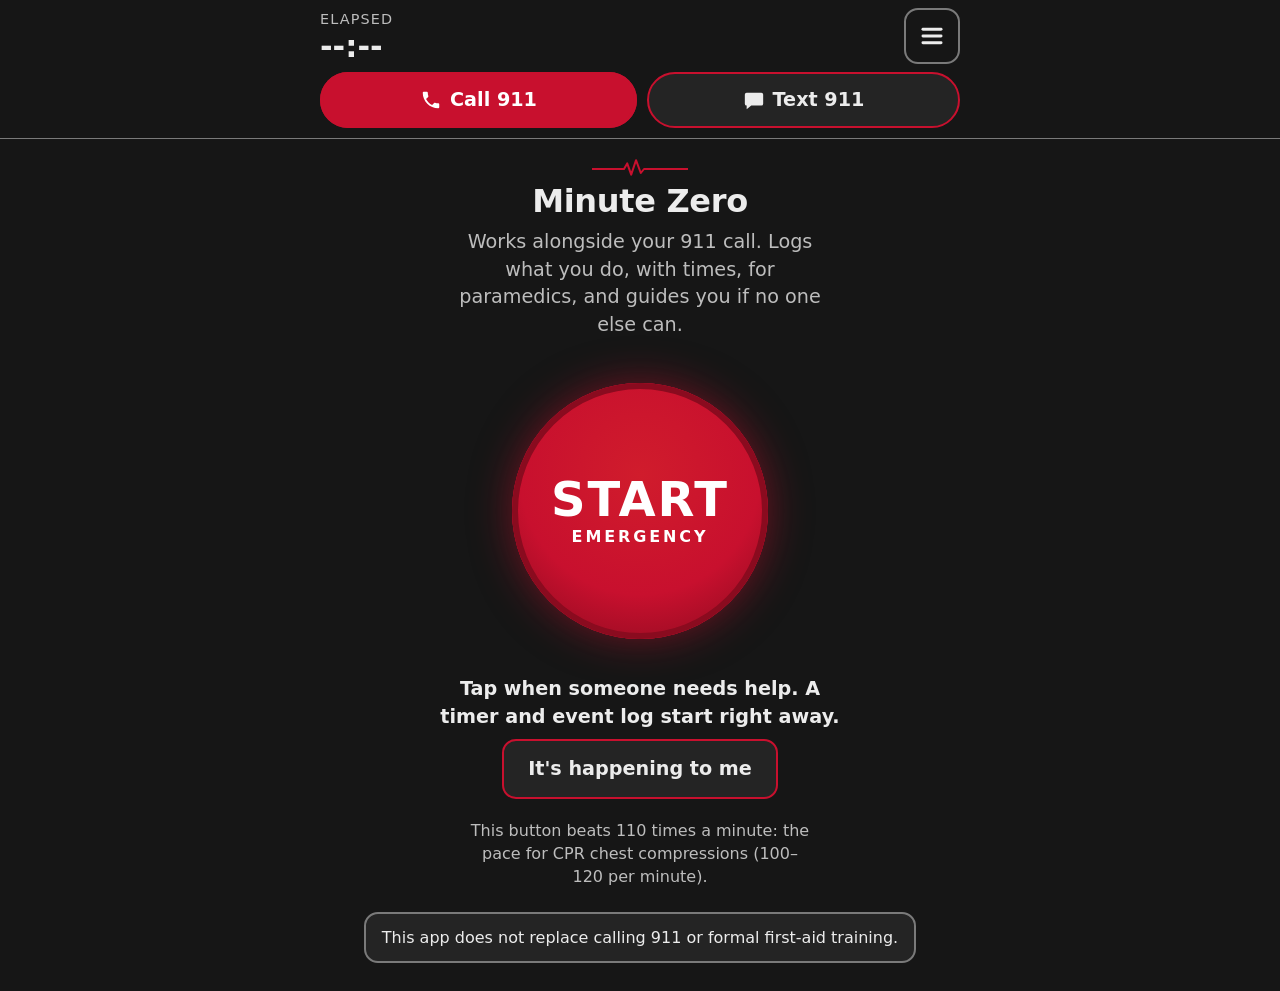
<file: index.html>
<!DOCTYPE html>
<html lang="en">
<head>
  <meta charset="utf-8">
  <!-- Makes the page fit the phone's width instead of a zoomed-out desktop view. -->
  <meta name="viewport" content="width=device-width, initial-scale=1, viewport-fit=cover">
  <meta name="theme-color" content="#161616">
  <title>Minute Zero</title>
  <!-- "?v=16": bump this number (and CACHE_VERSION in sw.js) after every change,
       so browsers fetch the new file instead of an old saved one. -->
  <link rel="stylesheet" href="styles.css?v=16">
  <!-- "Add to Home Screen": app name, icon and colors (manifest), plus the iPhone icon. -->
  <link rel="manifest" href="manifest.webmanifest">
  <link rel="apple-touch-icon" href="images/icon-192.png">
</head>
<body>

  <!-- TOP BAR: always visible on every screen (it is "sticky" in styles.css). -->
  <header class="topbar">
    <!-- The page's main heading, always present for screen readers (hidden on screen
         because the top bar has no room). The home screen shows the name visually. -->
    <h1 class="visually-hidden" data-content="appName">Minute Zero</h1>

    <!-- Row 1: elapsed time + Reset -->
    <div class="topbar-row">
      <div class="clock-box">
        <div class="clock-label">
          <!-- Red "recording" dot: only shown once the emergency has started. -->
          <span class="rec-dot" aria-hidden="true"></span>Elapsed
        </div>
        <!-- role="timer" tells screen readers this is a clock. -->
        <div id="clock" class="clock" role="timer" aria-label="Elapsed time">--:--</div>
      </div>
      <div class="topbar-tools">
        <!-- ☰ Menu: three lines drawn with SVG. Only shown BEFORE START (CSS), so no one
             leaves the CPR screen for Settings by mistake. -->
        <button id="btn-menu" class="btn-menu" type="button" aria-haspopup="dialog" aria-controls="side-menu">
          <svg class="icon" viewBox="0 0 24 24" aria-hidden="true">
            <rect x="3" y="5" width="18" height="2.5" rx="1.25"/>
            <rect x="3" y="10.75" width="18" height="2.5" rx="1.25"/>
            <rect x="3" y="16.5" width="18" height="2.5" rx="1.25"/>
          </svg>
        </button>
        <!-- The two reset buttons are only shown during an emergency (CSS). -->
        <!-- Restarts the elapsed clock at 0:00 (logged; Undo works). -->
        <button id="btn-reset-time" class="btn-reset" type="button" data-content="reset.timeButton"></button>
        <!-- Erases the log and goes back to START, after an "Are you sure?" popup. -->
        <button id="btn-reset" class="btn-reset" type="button" data-content="reset.button"></button>
      </div>
    </div>

    <!-- Row 2: the two ways to reach 911, side by side. -->
    <div class="topbar-row topbar-911">
      <!-- tel:911 opens the phone's dialer. app.js logs "Call 911 tapped".
           It pulses until 911 has been called. -->
      <a id="call911" class="btn-call js-call911" href="tel:911">
        <!-- Phone icon drawn with SVG. aria-hidden: the text already says "Call 911". -->
        <svg class="icon" viewBox="0 0 24 24" aria-hidden="true">
          <path d="M6.6 10.8c1.4 2.8 3.8 5.1 6.6 6.6l2.2-2.2c.3-.3.7-.4 1-.2 1.1.4 2.3.6 3.6.6.6 0 1 .4 1 1V20c0 .6-.4 1-1 1-9.4 0-17-7.6-17-17 0-.6.4-1 1-1h3.5c.6 0 1 .4 1 1 0 1.3.2 2.5.6 3.6.1.3 0 .7-.2 1L6.6 10.8z"/>
        </svg>
        <span data-content="call911Button">Call 911</span>
      </a>
      <!-- sms:911 opens the text app with a message already written (app.js fills it in).
           Text-to-911 only works in some areas; the app explains that on the 911 help screen. -->
      <a id="text911-top" class="btn-text911 js-text911" href="sms:911">
        <!-- Speech-bubble icon -->
        <svg class="icon" viewBox="0 0 24 24" aria-hidden="true">
          <path d="M4 4h16a2 2 0 0 1 2 2v10a2 2 0 0 1-2 2H9l-5 4v-4H4a2 2 0 0 1-2-2V6a2 2 0 0 1 2-2z"/>
        </svg>
        <span data-content="text911Button">Text 911</span>
      </a>
    </div>
  </header>

  <main>
    <!-- "Are you sure?" popup for Start over. <dialog> is the browser's own popup
         element: showModal() dims the page behind it and keeps focus inside it.
         (Unlike confirm(), it's big, readable and never blocked.) -->
    <!-- Side menu, opened by ☰ in the top bar. Also a <dialog>: showModal() dims the
         page, keeps focus inside, and the Esc key / Back gesture closes it. -->
    <dialog id="side-menu" class="side-menu" aria-labelledby="side-menu-title">
      <div class="side-menu-inner">
        <div class="side-menu-head">
          <h2 id="side-menu-title" data-content="home.menu"></h2>
          <button id="btn-menu-close" class="btn-menu" type="button">
            <span aria-hidden="true">✕</span>
          </button>
        </div>
        <button id="btn-howto" class="btn btn-howto" type="button"></button>
        <button id="btn-people" class="btn" type="button" data-content="home.myPeople"></button>
        <button id="btn-settings" class="btn" type="button" data-content="home.settings"></button>
        <button id="btn-about" class="btn btn-ghost" type="button" data-content="about.openButton"></button>
      </div>
    </dialog>

    <dialog id="startover-dialog" class="startover-dialog" aria-labelledby="reset-question">
      <div class="stack">
        <p id="reset-question" class="reset-question" data-content="reset.question"></p>
        <p data-content="reset.note"></p>
        <div class="row">
          <button id="btn-reset-yes" class="btn btn-primary" type="button" data-content="reset.yes"></button>
          <button id="btn-reset-cancel" class="btn" type="button" data-content="reset.cancel"></button>
        </div>
      </div>
    </dialog>

    <!-- 911 STATUS CARD: shared by every screen after START.
         app.js switches it from "pending" (amber, !) to "done" (green, ✓).
         The icon and the words change too, so it never relies on color alone. -->
    <div id="status-911" class="status status-pending" role="status" hidden>
      <span id="status-911-icon" class="status-icon" aria-hidden="true">!</span>
      <div class="status-body">
        <span id="status-911-text" data-content="status911.notCalled"></span>
        <p id="status-911-tip" class="status-tip" data-content="status911.speakerTip" hidden></p>
        <!-- Backup in case the tap didn't open the dialer. -->
        <!-- After 911 is tapped: one line with the backup options. -->
        <p id="status-911-fallback" class="status-tip" hidden>
          <span id="status-911-fallback-text" data-content="status911.didntOpen"></span>
        </p>
        <!-- Before 911 is tapped. -->
        <button id="status-911-textlink" class="status-link js-open-911help" type="button" data-content="help911.openLink"></button>
      </div>
    </div>

    <!-- Appears once "EMS arrived" is logged: one tap to the handoff. -->
    <div id="ems-banner" class="ems-banner" role="status" hidden>
      <p data-content="handoff.emsBanner"></p>
      <button class="btn btn-primary js-open-handoff" type="button" data-content="handoff.openButton"></button>
    </div>

    <!-- SCREEN: Home. Each <section class="screen"> is one "page".
         app.js shows one at a time by toggling the `hidden` attribute. -->
    <section id="screen-home" class="screen screen-home">
      <div class="brand">
        <!-- Heartbeat (ECG) line used as the logo. -->
        <svg class="ecg" viewBox="0 0 120 24" aria-hidden="true">
          <polyline points="0,12 34,12 40,12 44,5 49,19 55,1 61,17 65,12 120,12"/>
        </svg>
        <p class="app-name" data-content="appName" aria-hidden="true">Minute Zero</p>
      </div>
      <p class="tagline" data-content="tagline"></p>

      <!-- Shown only if an unfinished emergency was auto-saved on this phone. -->
      <div id="resume-card" class="resume-card stack" hidden>
        <p class="resume-title" data-content="resume.title"></p>
        <p id="resume-info" class="muted"></p>
        <button id="btn-resume" class="btn btn-primary" type="button" data-content="resume.resume"></button>
        <button id="btn-discard" class="btn btn-ghost" type="button" data-content="resume.discard"></button>
        <p class="muted small" data-content="resume.note"></p>
      </div>

      <!-- The START button sits on top of two "rings" that grow and fade,
           one ring per beat, so the button looks like it's beating. -->
      <div class="start-wrap">
        <span class="ring" aria-hidden="true"></span>
        <span class="ring ring-2" aria-hidden="true"></span>
        <button id="btn-start" class="btn-start" type="button" aria-label="Start emergency">
          <span class="start-main" data-content="startButtonMain">START</span>
          <span class="start-sub" data-content="startButtonSub">EMERGENCY</span>
        </button>
      </div>

      <p class="start-hint" data-content="startHint"></p>
      <!-- For when the person in trouble is the one holding the phone. -->
      <button id="btn-self" class="btn btn-self" type="button" data-content="selfButton"></button>
      <p class="beat-note" data-content="beatNote.text"></p>

      <!-- The fallback text is written here too, so the disclaimer still
           shows even if JavaScript fails to load. -->
      <p class="disclaimer" role="note" data-content="disclaimer">
        This app does not replace calling 911 or formal first-aid training.
      </p>
      <!-- Home links (Update 7). None of these is ever needed before START. -->
    </section>

    <!-- SCREEN: Tutorial (Update 7). Opened only from the home screen or About,
         never automatically, so it can't delay anyone in a real emergency. -->
    <section id="screen-tutorial" class="screen stack" hidden>
      <h2 class="tutorial-heading" data-content="tutorial.heading"></h2>
      <!-- "1 of 5" on the left, Skip on the right: one row, so Next fits on small phones. -->
      <div class="tutorial-top">
        <p id="tutorial-counter" class="step-counter" aria-live="polite"></p>
        <button id="btn-tutorial-skip" class="btn btn-fit btn-small" type="button" data-content="tutorial.skip"></button>
      </div>
      <div class="tutorial-card stack">
        <!-- Screenshot of the app with arrows. 750x600 = the picture's real size. -->
        <img id="tutorial-image" class="tutorial-image" alt="" width="750" height="600">
        <h3 id="tutorial-title"></h3>
        <p id="tutorial-text"></p>
        <!-- Only on the "Set up your location" card. -->
        <button id="btn-tutorial-location" class="btn" type="button" data-content="tutorial.locationButton" hidden></button>
        <p id="tutorial-loc-status" class="loc-status" role="status" hidden></p>
      </div>
      <div class="row">
        <button id="btn-tutorial-back" class="btn" type="button" data-content="tutorial.back"></button>
        <button id="btn-tutorial-next" class="btn btn-primary" type="button"></button>
      </div>
    </section>

    <!-- SCREEN: My people (Update 7): known conditions, saved only on this phone. -->
    <section id="screen-people" class="screen stack" hidden>
      <h2 data-content="myPeople.heading"></h2>
      <p data-content="myPeople.intro"></p>
      <p class="muted small" data-content="myPeople.privacy"></p>
      <ul id="people-list" class="people-list"></ul>
      <button id="btn-add-person" class="btn" type="button" data-content="myPeople.add"></button>

      <form id="person-form" class="person-form stack" hidden>
        <label for="person-name" class="form-label" data-content="myPeople.nameLabel"></label>
        <input id="person-name" type="text" autocomplete="off">
        <fieldset class="person-conditions">
          <legend class="form-label" data-content="myPeople.conditionsLabel"></legend>
          <div id="person-conditions" class="stack"></div>
        </fieldset>
        <label for="person-notes" class="form-label" data-content="myPeople.notesLabel"></label>
        <textarea id="person-notes" rows="3"></textarea>
        <p id="person-error" class="form-error" role="alert" hidden></p>
        <div class="row">
          <button class="btn btn-primary" type="submit" data-content="myPeople.save"></button>
          <button id="btn-person-cancel" class="btn" type="button" data-content="myPeople.cancel"></button>
        </div>
      </form>

      <button class="btn btn-ghost js-back-home" type="button" data-content="myPeople.back"></button>
    </section>

    <!-- SCREEN: Settings (Update 7). Saved only on this phone. -->
    <section id="screen-settings" class="screen stack" hidden>
      <h2 data-content="settings.heading"></h2>
      <p class="muted small" data-content="settings.note"></p>

      <h3 data-content="settings.presetsTitle"></h3>
      <div id="settings-presets" class="stack"></div>

      <fieldset class="settings-group">
        <legend class="form-label" data-content="settings.textSizeTitle"></legend>
        <div id="settings-textsize" class="answer-row"></div>
      </fieldset>

      <fieldset class="settings-group">
        <legend class="form-label" data-content="settings.optionsTitle"></legend>
        <label class="toggle"><input id="set-calm" type="checkbox"> <span data-content="settings.calm"></span></label>
        <label class="toggle"><input id="set-sound" type="checkbox"> <span data-content="settings.sound"></span></label>
        <label class="toggle"><input id="set-read" type="checkbox"> <span data-content="settings.readAloud"></span></label>
      </fieldset>

      <fieldset class="settings-group">
        <legend class="form-label" data-content="settings.locationTitle"></legend>
        <label class="toggle"><input id="set-location" type="checkbox"> <span data-content="settings.autoLocation"></span></label>
        <p class="muted small" data-content="settings.autoLocationNote"></p>
        <p id="set-location-status" class="loc-status" role="status" hidden></p>
      </fieldset>

      <p id="settings-saved" class="copy-status" role="status" hidden></p>
      <button class="btn btn-primary js-back-home" type="button" data-content="settings.back"></button>
    </section>

    <!-- SCREEN: About & Sources (Milestone 6). The lists are built by app.js
         from CONTENT.about, so every source lives in content.js. -->
    <section id="screen-about" class="screen stack about" hidden>
      <h2 data-content="about.heading"></h2>
      <p class="disclaimer" role="note" data-content="disclaimer"></p>

      <h3 data-content="about.alongsideTitle"></h3>
      <p data-content="about.alongsideText"></p>

      <h3 data-content="about.sourcesTitle"></h3>
      <p class="muted" data-content="about.sourcesIntro"></p>
      <ul id="about-sources" class="source-list"></ul>

      <h3 data-content="about.pagesTitle"></h3>
      <ul id="about-pages" class="source-list"></ul>

      <h3 data-content="about.researchTitle"></h3>
      <ul id="about-research" class="source-list"></ul>

      <p class="muted" data-content="about.notAffiliated"></p>
      <p data-content="about.illustrations"></p>
      <p class="muted" data-content="about.madeFor"></p>

      <h3 data-content="about.privacyTitle"></h3>
      <p data-content="about.privacyText"></p>
      <button id="btn-delete-all" class="btn" type="button" data-content="about.deleteAll"></button>
      <p id="delete-status" class="copy-status" role="status" hidden></p>

      <button id="btn-about-howto" class="btn" type="button" data-content="about.howTo"></button>
      <button id="btn-about-back" class="btn btn-primary" type="button" data-content="about.back"></button>
    </section>

    <!-- SCREEN: Scenario picker. app.js creates one button per scenario
         from CONTENT.scenarios, so adding a scenario needs no HTML changes. -->
    <section id="screen-picker" class="screen stack" hidden>
      <h2 data-content="pickerHeading"></h2>
      <p class="muted" data-content="pickerHint"></p>
      <div id="scenario-list" class="stack"></div>
    </section>

    <!-- SCREEN: Is the dispatcher giving instructions? -->
    <section id="screen-mode" class="screen stack" hidden>
      <p class="eyebrow js-scenario-label"></p>
      <h2 data-content="modeHeading"></h2>
      <button id="btn-mode-dispatcher" class="btn btn-primary btn-tall" type="button" data-content="modeDispatcher"></button>
      <button id="btn-mode-guided" class="btn btn-tall" type="button" data-content="modeGuided"></button>
      <button class="btn btn-ghost js-change-scenario" type="button" data-content="changeScenario"></button>
    </section>

    <!-- SCREEN: Dispatcher mode. Quiet: only big one-tap log buttons,
         no instructions competing with the dispatcher's voice. -->
    <section id="screen-dispatcher" class="screen stack" hidden>
      <p class="eyebrow js-scenario-label"></p>
      <h2 data-content="dispatcherHeading"></h2>
      <p class="muted" data-content="dispatcherHint"></p>

      <!-- The time box ("Person collapsed at" / "Symptoms started at").
           There is only ONE in the HTML: app.js moves it into whichever
           "slot" the current screen has, and fills in the labels. -->
      <div id="dispatcher-time-slot" class="slot">
        <div id="time-box" class="time-box" hidden>
          <label id="time-label" for="time-input" class="time-label"></label>
          <p id="time-hint" class="muted small"></p>
          <div class="time-row">
            <input id="time-input" type="time">
            <button id="btn-time-now" class="btn btn-fit" type="button" data-content="timeBox.now"></button>
          </div>
          <button id="btn-time-save" class="btn btn-primary" type="button" data-content="timeBox.save"></button>
          <p id="time-saved" class="time-saved" hidden></p>
        </div>
      </div>

      <!-- app.js fills this grid with the current scenario's log buttons. -->
      <div class="action-grid js-log-actions"></div>

      <div id="dispatcher-helpers-slot" class="slot"></div>
      <!-- Text comes from the scenario (e.g. "Do the B.E. F.A.S.T. check"). -->
      <button id="btn-to-guided" class="btn" type="button"></button>
      <button class="btn btn-ghost js-change-scenario" type="button" data-content="changeScenario"></button>
    </section>

    <!-- SCREEN: Guided steps. app.js fills in one step at a time. -->
    <section id="screen-guided" class="screen stack" hidden>
      <div class="step-head">
        <p class="eyebrow js-scenario-label"></p>
        <!-- "Step 2 of 8". aria-live makes screen readers announce each new step. -->
        <p id="step-counter" class="step-counter" aria-live="polite"></p>
        <!-- Optional: the phone reads each step out loud (hands and eyes stay on the person). -->
        <button id="btn-read-aloud" class="btn btn-fit btn-small" type="button" aria-pressed="false" hidden></button>
      </div>

      <!-- Illustration above the step text. width/height tell the browser the
           shape before the image loads, so the page doesn't jump around. -->
      <figure id="step-figure" class="step-figure" hidden>
        <img id="step-image" alt="" width="800" height="600">
      </figure>

      <h2 id="step-text" class="step-text"></h2>
      <!-- A sentence, or a bullet list if the detail has several items. -->
      <div id="step-detail" class="muted step-detail" hidden></div>

      <!-- Shown after the last step. -->
      <div id="steps-finished" class="stack" hidden>
        <p class="finished-note" data-content="lastStepNote"></p>
        <button id="btn-steps-restart" class="btn" type="button" data-content="restartSteps"></button>
      </div>

      <!-- The time box is moved here when a step needs it. -->
      <div id="guided-time-slot" class="slot"></div>

      <button id="btn-step-done" class="btn btn-primary btn-tall" type="button" data-content="done"></button>

      <!-- For yes/no check steps (B.E. F.A.S.T.): shown instead of Done. -->
      <div id="step-answers" class="answer-row" hidden>
        <button class="btn btn-tall js-step-answer" type="button" data-answer="yes" data-content="survey.yes"></button>
        <button class="btn btn-tall js-step-answer" type="button" data-answer="no" data-content="survey.no"></button>
        <button class="btn btn-tall js-step-answer" type="button" data-answer="notSure" data-content="survey.notSure"></button>
      </div>
      <button id="btn-step-emergency" class="btn btn-emergency" type="button" hidden></button>
      <div class="row">
        <button id="btn-step-back" class="btn" type="button" data-content="back"></button>
        <button id="btn-step-skip" class="btn" type="button" data-content="skip"></button>
      </div>

      <!-- Which official source this step comes from (for transparency). -->
      <p id="step-source" class="step-source"></p>
      <div id="guided-helpers-slot" class="slot"></div>

      <!-- Its text and where it goes depend on the scenario (log buttons or CPR beat). -->
      <button id="btn-guided-switch" class="btn" type="button"></button>
      <button class="btn btn-ghost js-change-scenario" type="button" data-content="changeScenario"></button>
    </section>

    <!-- SCREEN: CPR. Two parts:
         1) BEFORE START: optional "Who's here?" and "Collapsed at" (compact),
            then a big START CPR button that fits on the first screen.
         2) RUNNING: the beat, timer and log buttons. The two boxes from part 1
            are moved down here (app.js moves them, like the time box). -->
    <section id="screen-cpr" class="screen stack" hidden>
      <!-- A real heading (h2) so screen readers can jump to it. -->
      <h2 class="eyebrow js-scenario-label"></h2>

      <div id="cpr-prestart" class="stack">
        <div id="cpr-pre-helpers-slot" class="slot"></div>
        <div id="cpr-pre-time-slot" class="slot"></div>
        <button id="btn-cpr-start" class="btn btn-cpr-start" type="button" data-content="cpr.startButton"></button>
      </div>

      <div id="cpr-running" class="stack" hidden>
        <!-- Step-by-step help (AED, positioning) at the top (student's request). -->
        <button id="btn-cpr-steps" class="btn btn-small btn-steps" type="button" data-content="cpr.stepHelp"></button>

        <!-- Appears every 2 minutes. role="alert" makes screen readers announce it. -->
        <div id="switch-alert" class="switch-alert stack" role="alert" hidden>
          <p class="switch-title" data-content="cpr.switchTitle"></p>
          <p data-content="cpr.switchText"></p>
          <button id="btn-switched" class="btn btn-on-light" type="button" data-content="cpr.switched"></button>
        </div>

        <!-- The big circle pulses exactly with the metronome sound. -->
        <div id="beat-circle" class="beat-circle" aria-hidden="true">
          <span id="beat-main" class="beat-main"></span>
          <span id="beat-sub" class="beat-sub"></span>
        </div>
        <!-- AED arrived / Shock delivered / EMS arrived: right under the beat (Update 5). -->
        <div class="action-row js-log-actions"></div>
        <p id="cpr-instruction" class="cpr-instruction" data-content="cpr.instruction"></p>
        <p class="muted small" data-content="cpr.followDispatcher"></p>

        <!-- 30:2 mode only: shown after 30 pushes. -->
        <button id="btn-breaths-done" class="btn btn-primary btn-tall" type="button" data-content="cpr.breathsDone" hidden></button>


        <!-- 2-minute countdown with a bar. -->
        <div id="cpr-timer" class="cpr-timer">
          <div class="cpr-timer-row">
            <span data-content="cpr.timerLabel"></span>
            <strong id="cpr-timer-value" class="cpr-timer-value">2:00</strong>
          </div>
          <div class="cpr-timer-bar"><div id="cpr-timer-fill" class="cpr-timer-fill"></div></div>
        </div>

        <!-- Toggle buttons. aria-pressed tells screen readers whether each is on. -->
        <div class="row">
          <button id="btn-sound" class="btn" type="button" aria-pressed="true"></button>
          <button id="btn-trained" class="btn" type="button" aria-pressed="false"></button>
        </div>

        <div id="cpr-helpers-slot" class="slot"></div>

        <!-- <details> is a built-in "tap to open" box: no JavaScript needed. -->
        <details class="hands-help">
          <summary data-content="cpr.handsTitle"></summary>
          <figure class="step-figure">
            <img id="cpr-hands-image" alt="" width="800" height="600">
          </figure>
        </details>

        <div id="cpr-time-slot" class="slot"></div>

      </div>

      <button class="btn btn-ghost js-change-scenario" type="button" data-content="changeScenario"></button>
    </section>

    <!-- SCREEN: "I'm not sure what's happening" check. app.js fills in one
         question at a time from CONTENT.survey. -->
    <section id="screen-survey" class="screen stack" hidden>
      <p class="eyebrow" data-content="survey.heading"></p>
      <p class="muted small" data-content="survey.hint"></p>

      <div id="survey-question" class="stack">
        <h2 id="survey-text" class="step-text" aria-live="polite"></h2>
        <p id="survey-detail" class="muted" hidden></p>
        <div class="answer-row">
          <button class="btn btn-tall js-survey-answer" type="button" data-answer="yes" data-content="survey.yes"></button>
          <button class="btn btn-tall js-survey-answer" type="button" data-answer="no" data-content="survey.no"></button>
          <button class="btn btn-tall js-survey-answer" type="button" data-answer="notSure" data-content="survey.notSure"></button>
        </div>
      </div>

      <!-- Shown when the answers don't lead to one of the three situations. -->
      <div id="survey-result" class="stack" hidden>
        <h2 id="survey-result-title" class="step-text"></h2>
        <p id="survey-result-text"></p>
        <button id="btn-survey-cpr" class="btn btn-primary btn-tall" type="button" data-content="survey.startCpr" hidden></button>
      </div>

      <button id="btn-survey-restart" class="btn" type="button" data-content="survey.startOver"></button>
      <button class="btn btn-ghost js-change-scenario" type="button" data-content="survey.pickMyself"></button>
    </section>

    <!-- SCREEN: "It's happening to me". Kept very simple on purpose. -->
    <section id="screen-self" class="screen stack" hidden>
      <h2 class="self-heading" data-content="self.heading"></h2>
      <a class="btn-call btn-call-big js-call911" href="tel:911">
        <svg class="icon" viewBox="0 0 24 24" aria-hidden="true">
          <path d="M6.6 10.8c1.4 2.8 3.8 5.1 6.6 6.6l2.2-2.2c.3-.3.7-.4 1-.2 1.1.4 2.3.6 3.6.6.6 0 1 .4 1 1V20c0 .6-.4 1-1 1-9.4 0-17-7.6-17-17 0-.6.4-1 1-1h3.5c.6 0 1 .4 1 1 0 1.3.2 2.5.6 3.6.1.3 0 .7-.2 1L6.6 10.8z"/>
        </svg>
        <span data-content="call911Button">Call 911</span>
      </a>
      <ul id="self-tips" class="tips"></ul>
      <button class="btn btn-tall js-open-911help" type="button" data-content="help911.textTitle"></button>
      <div id="self-time-slot" class="slot"></div>
      <button class="btn js-change-scenario" type="button" data-content="self.someoneHere"></button>
    </section>

    <!-- SCREEN: More ways to reach 911 (Update 5): call, Text-to-911, location. -->
    <section id="screen-911help" class="screen stack" hidden>
      <h2 data-content="help911.heading"></h2>

      <div class="help-section stack">
        <h3 data-content="help911.callTitle"></h3>
        <p data-content="help911.callText"></p>
        <a class="btn-call btn-call-big js-call911" href="tel:911">
          <svg class="icon" viewBox="0 0 24 24" aria-hidden="true">
            <path d="M6.6 10.8c1.4 2.8 3.8 5.1 6.6 6.6l2.2-2.2c.3-.3.7-.4 1-.2 1.1.4 2.3.6 3.6.6.6 0 1 .4 1 1V20c0 .6-.4 1-1 1-9.4 0-17-7.6-17-17 0-.6.4-1 1-1h3.5c.6 0 1 .4 1 1 0 1.3.2 2.5.6 3.6.1.3 0 .7-.2 1L6.6 10.8z"/>
          </svg>
          <span data-content="call911Button">Call 911</span>
        </a>
      </div>

      <div class="help-section stack">
        <h3 data-content="help911.locTitle"></h3>
        <p data-content="help911.locText"></p>
        <button id="btn-locate" class="btn" type="button" data-content="help911.locButton"></button>
        <p id="loc-result" class="loc-result" role="status" hidden></p>
        <button id="btn-copy-loc" class="btn" type="button" data-content="help911.copy" hidden></button>
      </div>

      <div class="help-section stack">
        <h3 data-content="help911.textTitle"></h3>
        <p data-content="help911.textText"></p>
        <p class="muted small" data-content="help911.textPreview"></p>
        <p id="sms-preview" class="sms-preview"></p>
        <!-- sms: link; app.js fills in the message (situation, time, location). -->
        <a id="btn-text911" class="btn btn-primary btn-tall js-text911" href="sms:911" data-content="help911.textButton"></a>
      </div>

      <button id="btn-911help-back" class="btn btn-ghost" type="button" data-content="help911.back"></button>
    </section>

    <!-- SCREEN: Paramedic handoff (Milestone 5). app.js fills it from
         buildHandoff(), the same function that makes the copied text. -->
    <section id="screen-handoff" class="screen stack handoff" hidden>
      <h2 class="handoff-title" data-content="handoff.heading"></h2>

      <div class="handoff-grid">
        <div class="stack">
          <div class="handoff-situation">
            <p class="eyebrow" data-content="handoff.situation"></p>
            <p id="handoff-situation" class="handoff-big"></p>
          </div>

          <h3 data-content="handoff.keyTimes"></h3>
          <!-- Rows: label, clock time, and "25 min ago" (updated live). -->
          <div id="handoff-times" class="handoff-times"></div>
          <p class="handoff-total"><span data-content="handoff.totalTime"></span>: <strong id="handoff-total"></strong></p>

          <div id="handoff-person-box" class="stack handoff-person" hidden>
            <h3 data-content="myPeople.handoffTitle"></h3>
            <ul id="handoff-person" class="handoff-list"></ul>
          </div>
          <div id="handoff-findings-box" class="stack" hidden>
            <h3 data-content="handoff.findings"></h3>
            <ul id="handoff-findings" class="handoff-list"></ul>
          </div>
          <div id="handoff-checks-box" class="stack" hidden>
            <h3 data-content="handoff.checks"></h3>
            <ul id="handoff-checks" class="handoff-list"></ul>
          </div>
          <div id="handoff-details-box" class="stack" hidden>
            <h3 data-content="handoff.details"></h3>
            <ul id="handoff-details" class="handoff-list"></ul>
          </div>
        </div>

        <div class="stack">
          <h3 data-content="handoff.timeline"></h3>
          <ol id="handoff-timeline" class="timeline"></ol>
          <p class="muted small" data-content="handoff.footer"></p>
        </div>
      </div>

      <div class="handoff-actions stack">
        <button id="btn-fullscreen" class="btn btn-primary btn-tall" type="button"></button>
        <div class="row">
          <button id="btn-copy" class="btn" type="button" data-content="handoff.copy"></button>
          <button id="btn-share" class="btn" type="button" data-content="handoff.share" hidden></button>
        </div>
        <p id="copy-status" class="copy-status" role="status" hidden></p>
        <!-- Fallback if the phone won't copy automatically: select and copy by hand. -->
        <label for="copy-fallback" class="visually-hidden" data-content="handoff.copy"></label>
        <textarea id="copy-fallback" class="copy-fallback" rows="8" readonly hidden></textarea>
        <button id="btn-handoff-back" class="btn btn-ghost" type="button" data-content="handoff.back"></button>
      </div>
    </section>

    <!-- "Who's here to help?" There is only ONE of these; app.js moves it into
         the current screen's helpers slot (like the time box). -->
    <div id="helpers-box" class="helpers-box stack" hidden>
      <p id="helpers-question" class="helpers-question" data-content="helpers.question"></p>
      <div id="helpers-options" class="answer-row"></div>
      <ul id="helpers-tips" class="tips"></ul>
    </div>

    <!-- EVENT LOG PANEL: shared by every screen after START.
         The buttons stay visible; the long list folds away (<details>) so
         there's less to scroll past during an emergency. -->
    <section id="log-panel" class="log-panel stack" hidden aria-labelledby="log-heading">
      <h3 id="log-heading" class="visually-hidden" data-content="timelineHeading"></h3>
      <!-- Handoff + location side by side (less scrolling). -->
      <div class="row log-top">
        <button class="btn btn-handoff js-open-handoff" type="button" data-content="handoff.openButton"></button>
        <!-- Location (and the other ways to reach 911) from any screen. -->
        <button class="btn js-open-911help" type="button" data-content="help911.openLink"></button>
      </div>

      <div class="row">
        <button id="btn-add-note" class="btn" type="button" data-content="addNote"></button>
        <button id="btn-undo" class="btn" type="button" data-content="undo"></button>
      </div>

      <!-- Note form: hidden until "Add note" is tapped. -->
      <form id="note-form" class="stack" hidden>
        <label for="note-text" class="visually-hidden" data-content="noteLabel"></label>
        <textarea id="note-text" rows="3"></textarea>
        <div class="row">
          <button class="btn btn-primary" type="submit" data-content="saveNote"></button>
          <button id="btn-note-cancel" class="btn" type="button" data-content="cancel"></button>
        </div>
      </form>

      <details id="log-details" class="log-details">
        <!-- "Show event log (12)": app.js keeps the count up to date. -->
        <summary id="log-summary"></summary>
        <ol id="timeline" class="timeline" aria-live="polite"></ol>
      </details>
    </section>
  </main>

  <!-- Order matters: content.js defines CONTENT, then app.js uses it.
       Scripts go at the end of <body> so the HTML above already exists. -->
  <script src="content.js?v=16"></script>
  <script src="app.js?v=16"></script>
</body>
</html>
</file>
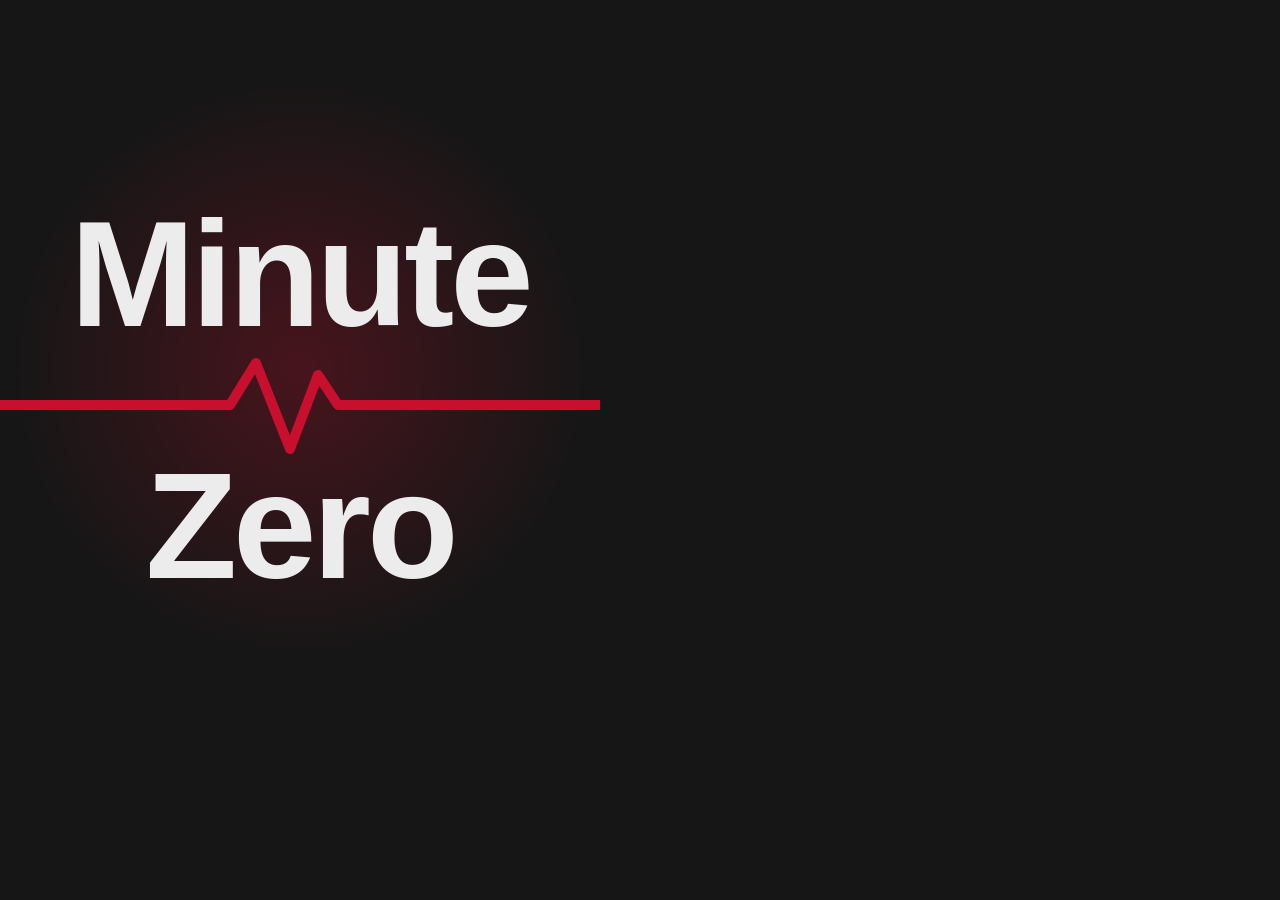
<file: tools/cover-logo.html>
<!doctype html><html><head><meta charset="utf-8"><style>
*{margin:0;box-sizing:border-box}
body{width:600px;height:800px;overflow:hidden;background:#161616;color:#ececec;position:relative;
 font-family:-apple-system,"Segoe UI",Roboto,Inter,Helvetica,Arial,sans-serif}
.glow{position:absolute;inset:0;background:radial-gradient(circle at 50% 46%,rgba(200,16,46,.28),rgba(200,16,46,0) 55%)}
.wrap{position:absolute;inset:0;display:flex;flex-direction:column;align-items:center;justify-content:center}
svg{display:block;width:600px}
h1{font-weight:900;font-size:150px;line-height:.95;letter-spacing:-4px;text-align:center}
.b{margin-top:-10px}
</style></head><body>
<div class="glow"></div>
<div class="wrap">
 <h1>Minute</h1>
 <svg viewBox="0 0 600 120" height="120"><path d="M0 60 H230 L256 18 L290 104 L318 30 L338 60 H600" fill="none" stroke="#c8102e" stroke-width="10" stroke-linejoin="round" stroke-linecap="round"/></svg>
 <h1 class="b">Zero</h1>
</div>
</body></html>
</file>
<file: styles.css>
/*
 * styles.css — Minute Zero
 * Mobile-first: the base styles are for phones. Design goals:
 *  - Big tap targets (at least 56px tall) for shaky hands and one-hand use.
 *  - High contrast (white on a very dark red-black) so it's readable when stressed.
 *  - Color is never the ONLY signal: every state also has text and/or an icon.
 *  - Motion has meaning: things pulse only when they still need your attention.
 *  - System fonts only: nothing to download, so text appears instantly even
 *    with a weak signal (and works offline later).
 */

/* ---------- Design tokens (change colors/sizes in one place) ---------- */
/* Layout idea: one big beating button on home; a sticky top bar with clock + 911. */
:root {
  color-scheme: dark;    /* tells the browser our page is dark, so built-in controls match */

  /* Clear but not harsh: checked with the WCAG contrast formula (see DEVLOG).
     Numbers are contrast ratios; 4.5 is the minimum for normal text, 3 for
     button outlines, 7 is the stricter "AAA" level. Pure white on pure black
     (21) was too harsh: bright text can seem to glow or blur on black. */
  --bg: #161616;          /* very dark gray, softer than pure black */
  --surface: #242424;     /* cards and secondary buttons */
  --border: #7a7a7a;      /* button outlines: 4.2 on the background (minimum 3) */
  --text: #ececec;        /* off-white: 15.3 on the background */
  --muted: #bdbdbd;       /* secondary text: 9.6 */
  --signal: #c8102e;      /* emergency red: white text on it = 5.9 (was 4.2, too low) */
  --signal-bright: #d01c2c; /* lightest red used under white text (5.4) */
  --signal-deep: #8a0b1f; /* darker red for edges */
  --on-signal: #ffffff;   /* text on red */
  --glow: rgba(200, 16, 46, 0.5); /* red glow around the big buttons */
  --warn: #f5c542;        /* amber = "still to do" + situation labels: 11.2 */
  --ok: #4ade80;          /* green = "done": 10.4 with dark text */
  --on-light: #161616;    /* dark text on amber/green */

  --tap-min: 56px;       /* minimum button height */
  --radius: 14px;

  /* One heartbeat at 110 beats per minute = 60 s / 110 ≈ 0.545 s.
     Every pulse animation in the app uses this, so they all beat together. */
  --beat: calc(60s / 110);
}

/* ---------- Base ---------- */
* { box-sizing: border-box; }   /* padding no longer makes boxes wider than set */

html { -webkit-text-size-adjust: 100%; }  /* stop iOS from auto-resizing text */

body {
  margin: 0;
  background: var(--bg);
  color: var(--text);
  font-family: system-ui, -apple-system, "Segoe UI", Roboto, sans-serif;
  font-size: 1.2rem;    /* 19px: bigger than the usual 16px, for stressed eyes */
  line-height: 1.45;
}

h1, h2, h3 { text-wrap: balance; line-height: 1.15; }
h1, .app-name { font-size: 2rem; font-weight: 800; margin: 0; letter-spacing: -0.01em; line-height: 1.15; }
h2 { font-size: 1.6rem; margin: 8px 0 16px; }
h3 { font-size: 1.25rem; margin: 28px 0 8px; }

.muted { color: var(--muted); }

/* `hidden` must always win, even over display:flex rules below. */
[hidden] { display: none !important; }

/* ---------- Top bar (always visible) ---------- */
.topbar {
  position: sticky;        /* stays at the top while the page scrolls */
  top: 0;
  z-index: 10;
  display: flex;
  align-items: center;
  justify-content: space-between;
  gap: 12px;
  padding: 12px 16px;
  /* env(safe-area-inset-*) keeps content clear of the iPhone notch. */
  padding-top: max(12px, env(safe-area-inset-top));
  padding-left: max(16px, env(safe-area-inset-left));
  padding-right: max(16px, env(safe-area-inset-right));
  background: var(--bg);
  border-bottom: 1px solid var(--border);
  overflow: hidden;        /* the 911 pulse ring must not widen the page */
}

.clock-label {
  display: flex;
  align-items: center;
  gap: 6px;
  font-size: 0.9rem;
  color: var(--muted);
  text-transform: uppercase;
  letter-spacing: 0.08em;
}

/* Small red dot that blinks like a "REC" light while the log is recording. */
.rec-dot {
  display: none;
  width: 10px;
  height: 10px;
  border-radius: 50%;
  background: var(--signal);
  animation: blink calc(var(--beat) * 2) steps(1) infinite;
}
.is-active .rec-dot { display: inline-block; }  /* body gets .is-active on START */

.clock {
  font-size: 2.1rem;
  font-weight: 800;
  font-variant-numeric: tabular-nums;  /* digits same width, so the clock doesn't jiggle */
  line-height: 1.1;
}

/* ---------- Layout ---------- */
main {
  max-width: 40rem;   /* keeps lines readable on tablets/desktops */
  margin: 0 auto;
  padding: 20px 16px;
  padding-left: max(16px, env(safe-area-inset-left));
  padding-right: max(16px, env(safe-area-inset-right));
  padding-bottom: max(28px, env(safe-area-inset-bottom));
  overflow-x: clip;   /* growing rings never cause sideways scrolling */
  /* Stack the status card, current screen and event log with even gaps.
     `gap` skips hidden elements, so spacing stays right on every screen. */
  display: flex;
  flex-direction: column;
  gap: 14px;
}

/* A vertical list of things with even spacing between them. */
.stack {
  display: flex;
  flex-direction: column;
  gap: 12px;
}
.stack > h2, .stack > p { margin: 0; }
h2.eyebrow { font-size: 1rem; line-height: 1.3; }  /* heading for screen readers, small label look */

/* Side-by-side buttons (e.g. Save / Cancel). */
.row { display: flex; gap: 12px; }
.row > * { flex: 1; }

.eyebrow {
  margin: 0;
  font-size: 1rem;
  font-weight: 800;
  color: var(--warn);       /* amber: 11.2 (red small text was only 4.6) */
  text-transform: uppercase;
  letter-spacing: 0.08em;
}

.small { font-size: 1rem; }   /* the smallest text in the app is 16px */

/* Hidden on screen but still read aloud by screen readers. */
.visually-hidden {
  position: absolute;
  width: 1px;
  height: 1px;
  overflow: hidden;
  clip-path: inset(50%);
  white-space: nowrap;
}

/* ---------- Home screen ---------- */
.screen-home {
  display: flex;
  flex-direction: column;
  align-items: center;
  text-align: center;
}

.brand {
  display: flex;
  flex-direction: column;
  align-items: center;
  gap: 4px;
}

.ecg {
  width: 96px;
  height: 20px;
  fill: none;
  stroke: var(--signal);
  stroke-width: 2.5;
  stroke-linejoin: round;
  stroke-linecap: round;
}

.tagline {
  color: var(--muted);
  margin: 8px 0 0;
  max-width: 30ch;
}

/* The beating START button. */
.start-wrap {
  position: relative;          /* the rings are positioned relative to this box */
  display: grid;
  place-items: center;
  width: min(68vw, 16rem);
  aspect-ratio: 1;             /* always a perfect square, so the button is a circle */
  margin: 44px 0 36px;
}

.btn-start {
  position: relative;
  z-index: 1;                  /* sits above the rings */
  width: 100%;
  height: 100%;
  border-radius: 50%;
  border: 6px solid var(--signal-deep);
  background: radial-gradient(circle at 50% 35%, var(--signal-bright), var(--signal) 60%, var(--signal-deep));
  color: var(--on-signal);
  box-shadow: 0 0 40px var(--glow);
  display: flex;
  flex-direction: column;
  align-items: center;
  justify-content: center;
  gap: 2px;
  font: inherit;
  cursor: pointer;
  touch-action: manipulation;  /* removes the double-tap-zoom delay on phones */
  animation: compress var(--beat) ease-out infinite;
}

.start-main {
  font-size: clamp(2.2rem, 11vw, 3rem);
  font-weight: 900;
  letter-spacing: 0.04em;
  line-height: 1;
}

.start-sub {
  font-size: 1rem;
  font-weight: 700;
  letter-spacing: 0.18em;
}

/* Rings: each one starts the size of the button, grows, and fades out.
   Each takes 2 beats; the second starts 1 beat later, so one ring leaves per beat. */
.ring {
  position: absolute;
  inset: 0;
  border-radius: 50%;
  border: 3px solid var(--signal);
  animation: ripple calc(var(--beat) * 2) ease-out infinite;
}
.ring-2 { animation-delay: var(--beat); }

.start-hint { margin: 0 0 8px; font-weight: 600; max-width: 30ch; }

.beat-note {
  margin: 0 0 24px;
  font-size: 1rem;
  color: var(--muted);
  max-width: 34ch;
}

/* ---------- Call 911 button (top bar) ---------- */
.btn-call {
  position: relative;
  display: flex;
  align-items: center;
  justify-content: center;
  gap: 8px;
  min-height: var(--tap-min);
  padding: 12px 18px;
  white-space: nowrap;         /* "Call 911" never wraps onto two lines */
  flex: none;                  /* and never gets squeezed by the Reset button */
  border-radius: 999px;        /* pill shape */
  background: var(--signal);
  color: var(--on-signal);
  font-size: 1.2rem;
  font-weight: 800;
  text-decoration: none;       /* it's a link; remove the underline */
  touch-action: manipulation;
}

.icon { width: 22px; height: 22px; fill: currentColor; }

/* Pulsing outline that says "do this!" until 911 has been called. */
.btn-call::after {
  content: "";
  position: absolute;
  inset: 0;
  border-radius: inherit;
  border: 3px solid var(--signal);
  animation: ripple-small calc(var(--beat) * 2) ease-out infinite;
}
.btn-call.is-called::after { display: none; }  /* calm once 911 is called */

/* Pressed feedback + keyboard focus for both main buttons. */
.btn-start:active, .btn-call:active { transform: scale(0.96); }
.btn-start:focus-visible, .btn-call:focus-visible {
  outline: 4px solid var(--text);
  outline-offset: 4px;
}

/* ---------- Status card (911 called yet?) ---------- */
.status {
  display: flex;
  align-items: flex-start;
  gap: 12px;
  padding: 12px 14px;
  border-radius: var(--radius);
  font-weight: 700;
  color: var(--on-light);
}
.status-pending { background: var(--warn); }
.status-done    { background: var(--ok); }

.status-icon {
  flex: none;
  display: grid;
  place-items: center;
  width: 32px;
  height: 32px;
  border-radius: 50%;
  border: 3px solid currentColor;
  font-weight: 900;
}

.status-body { display: flex; flex-direction: column; gap: 6px; padding-top: 4px; }
.status-tip { margin: 0; font-weight: 500; line-height: 1.35; }

/* ---------- General buttons (picker, modes, log buttons) ---------- */
.btn {
  display: flex;
  align-items: center;
  justify-content: center;
  gap: 8px;
  width: 100%;
  min-height: var(--tap-min);
  padding: 14px 18px;
  border: 2px solid var(--border);  /* visible outline: easy to see it's a button */
  border-radius: var(--radius);
  background: var(--surface);
  color: var(--text);
  font: inherit;
  font-weight: 800;
  text-align: center;
  cursor: pointer;
  touch-action: manipulation;
}
.btn:active { transform: scale(0.98); }
.btn:focus-visible { outline: 4px solid var(--text); outline-offset: 3px; }
.btn:disabled { opacity: 0.4; cursor: not-allowed; }

.btn-primary { background: var(--signal); border-color: var(--signal); color: var(--on-signal); }
.btn-tall { min-height: 84px; font-size: 1.2rem; }
.btn-fit { width: auto; flex: none; }

/* Quiet text-style button for less important actions (still 56px tall). */
.btn-ghost {
  background: transparent;
  border-color: transparent;
  color: var(--text);
  font-weight: 700;
  text-decoration: underline;
  text-underline-offset: 3px;
}

/* Scenario buttons: label on the left, arrow on the right. */
.scenario-btn {
  justify-content: space-between;
  min-height: 80px;
  font-size: 1.25rem;
  text-align: left;
}
.chevron { font-size: 2rem; line-height: 1; color: var(--signal); }

/* ---------- Dispatcher mode: big one-tap log buttons ---------- */
.action-grid {
  display: grid;
  grid-template-columns: 1fr 1fr;   /* two equal columns */
  gap: 12px;
}
/* If there's an odd number of buttons, the last one spans both columns. */
.action-grid > :last-child:nth-child(odd) { grid-column: 1 / -1; }

.log-btn {
  flex-direction: column;
  min-height: 104px;
  gap: 6px;
}
.log-btn-label { font-size: 1.2rem; line-height: 1.2; }
.log-btn-status { font-size: 1rem; font-weight: 700; color: var(--muted); }
/* Logged buttons get a green border AND a "✓ Logged" line (not color alone). */
.log-btn.is-logged { border-color: var(--ok); }
.log-btn.is-logged .log-btn-status { color: var(--ok); }

/* ---------- Time box ("Person collapsed at" / "Symptoms started at") ---------- */
.time-box {
  display: flex;
  flex-direction: column;
  gap: 10px;
  padding: 16px;
  border: 2px solid var(--warn);
  border-radius: var(--radius);
  background: var(--surface);
}
.time-box p { margin: 0; }
.time-label { font-size: 1.2rem; font-weight: 800; }
.time-row { display: flex; gap: 10px; }
.time-saved { font-size: 1.3rem; font-weight: 800; color: var(--ok); }

/* Text boxes: big text so they're easy to read and tap. */
input, textarea {
  width: 100%;
  min-height: var(--tap-min);
  padding: 10px 14px;
  border: 2px solid var(--border);
  border-radius: var(--radius);
  background: var(--bg);
  color: var(--text);
  font: inherit;
}
input[type="time"] { flex: 1; min-width: 0; font-size: 1.5rem; font-weight: 700; }
input:focus-visible, textarea:focus-visible { outline: 3px solid var(--text); outline-offset: 2px; }

/* ---------- Guided steps ---------- */
/* Situation + "Step 2 of 5" on the left, Read aloud on the right: one compact block. */
.step-head {
  display: grid;
  grid-template-columns: 1fr auto;
  column-gap: 12px;
  row-gap: 2px;
  align-items: center;
}
.step-head .eyebrow, .step-head .step-counter { grid-column: 1; }
.step-head #btn-read-aloud { grid-column: 2; grid-row: 1 / span 2; align-self: center; }
.step-counter {
  margin: 0;
  font-size: 1rem;
  font-weight: 700;
  color: var(--muted);
  font-variant-numeric: tabular-nums;
}

/* The drawing sits on a white card, so pencil/paint on white paper looks
   intentional against the dark app. */
.step-figure {
  margin: 0;
  padding: 8px;
  border-radius: var(--radius);
  background: #ffffff;
}
.step-figure img {
  display: block;
  width: 100%;
  height: auto;          /* keeps the 4:3 shape */
  max-height: 32vh;      /* leaves room for the text and Done button on short phones */
  object-fit: contain;   /* shrink to fit without stretching or cropping */
  border-radius: 8px;
}

.step-text { font-size: 1.5rem; line-height: 1.25; }

/* Done (or Yes / No / Not sure) is never below the screen: "sticky" keeps it at
   the bottom of the screen until you scroll to where it really is.
   The box-shadow is a band of background color, so text scrolling behind it
   doesn't peek out around the button. */
#btn-step-done,
#step-answers {
  position: sticky;
  bottom: max(10px, env(safe-area-inset-bottom));
  z-index: 5;
  box-shadow: 0 0 0 10px var(--bg);
}
#step-answers { background: var(--bg); }

/* Short phones: smaller pictures, so more of the step text fits above Done. */
@media (max-height: 760px) {
  .step-figure { padding: 6px; }
  .step-figure img { max-height: 24vh; }
  .step-text { font-size: 1.35rem; }
}
.finished-note {
  font-size: 1.3rem;
  font-weight: 700;
  padding: 14px 16px;
  border: 2px solid var(--ok);
  border-radius: var(--radius);
}

/* The time-box "slots" don't draw a box of their own (display: contents),
   so an empty slot doesn't add an extra gap in the column. */
.slot { display: contents; }

/* ---------- CPR screen ---------- */
/* The beat circle. JavaScript squeezes it on every beat (see pulseCircle). */
.beat-circle {
  align-self: center;
  width: min(50vw, 13rem);
  aspect-ratio: 1;
  border-radius: 50%;
  border: 6px solid var(--signal-deep);
  background: radial-gradient(circle at 50% 35%, var(--signal-bright), var(--signal) 60%, var(--signal-deep));
  color: var(--on-signal);
  display: flex;
  flex-direction: column;
  align-items: center;
  justify-content: center;
  gap: 4px;
  box-shadow: 0 0 40px var(--glow);
}
.beat-main { font-size: clamp(2rem, 10vw, 2.8rem); font-weight: 900; letter-spacing: 0.06em; line-height: 1; }
.beat-sub { font-size: 1.4rem; font-weight: 800; font-variant-numeric: tabular-nums; }
.beat-sub:empty { display: none; }

/* Breaths time: amber circle with dark text (and different words, not just color). */
.beat-circle.is-breaths {
  background: var(--warn);
  border-color: #b38600;
  color: var(--on-light);
  box-shadow: none;
}
.beat-circle.is-breaths .beat-main { font-size: clamp(1.6rem, 8vw, 2.2rem); }

.cpr-instruction {
  margin: 0;
  font-size: 1.25rem;
  font-weight: 700;
  text-align: center;
  text-wrap: balance;
}

/* 2-minute countdown */
.cpr-timer { display: flex; flex-direction: column; gap: 8px; }
.cpr-timer-row {
  display: flex;
  justify-content: space-between;
  align-items: baseline;
  gap: 12px;
  color: var(--muted);
  font-weight: 600;
}
.cpr-timer-value {
  color: var(--text);
  font-size: 1.6rem;
  font-variant-numeric: tabular-nums;
}
.cpr-timer-bar {
  height: 10px;
  border-radius: 999px;
  background: var(--surface);
  border: 1px solid var(--border);
  overflow: hidden;
}
.cpr-timer-fill { height: 100%; width: 0; background: var(--warn); }

/* The 2-minute alert: amber, big, impossible to miss. */
.switch-alert {
  padding: 16px;
  border-radius: var(--radius);
  background: var(--warn);
  color: var(--on-light);
}
.switch-alert p { margin: 0; }
.switch-title { font-size: 1.3rem; font-weight: 800; }
.btn-on-light {
  background: var(--on-light);
  border-color: var(--on-light);
  color: var(--on-signal);
}

/* "Trained" toggle when on: green border + check mark in the text. */
.btn.is-on { border-color: var(--ok); color: var(--ok); }

/* "Where to put your hands": the built-in <details> open/close box. */
.hands-help {
  border: 2px solid var(--border);
  border-radius: var(--radius);
  background: var(--surface);
}
.hands-help summary {
  min-height: var(--tap-min);
  display: flex;
  align-items: center;
  padding: 0 18px;
  font-weight: 700;
  cursor: pointer;
}
.hands-help[open] summary { border-bottom: 1px solid var(--border); }
.hands-help .step-figure { margin: 12px; }

/* ---------- Yes / No / Not sure rows (check, B.E. F.A.S.T., helpers) ---------- */
.answer-row {
  display: grid;
  grid-template-columns: repeat(3, 1fr);  /* three equal columns */
  gap: 10px;
}
.answer-row .btn { padding: 10px 8px; }

/* "I'm not sure what's happening": dashed border so it reads as a different
   kind of choice from the three situations above it. */
.btn-unsure {
  justify-content: flex-start;
  min-height: 72px;
  border-style: dashed;
  color: var(--muted);
  text-align: left;
}

/* "It's happening to me" on the home screen: clearly a button, but quieter
   than START so it isn't tapped by mistake. */
.btn-self {
  width: auto;
  padding-inline: 24px;
  margin-bottom: 20px;
  border-color: var(--signal);
}

/* ---------- "It's happening to me" screen ---------- */
.self-heading { font-size: 2rem; }
.btn-call-big {
  min-height: 96px;
  font-size: 1.6rem;
  border-radius: var(--radius);
}
.btn-call-big .icon { width: 30px; height: 30px; }

/* Short bullet lists of tips. */
.tips {
  margin: 0;
  padding-left: 1.2em;
  display: flex;
  flex-direction: column;
  gap: 6px;
  font-size: 1.1rem;
  font-weight: 600;
}
.tips:empty { display: none; }

/* ---------- "Who's here to help?" ---------- */
.helpers-box {
  padding: 14px;
  border: 2px solid var(--border);
  border-radius: var(--radius);
  background: var(--surface);
}
.helpers-question { margin: 0; font-weight: 800; }

/* ---------- CPR screen, before START ---------- */
/* START CPR: big, red, and "compressing" at the CPR beat, like the home
   START button. Motion means "this still needs doing". */
.btn-cpr-start {
  min-height: 92px;
  font-size: 2rem;
  font-weight: 900;
  letter-spacing: 0.06em;
  background: var(--signal);
  border-color: var(--signal-deep);
  color: var(--on-signal);
  box-shadow: 0 0 30px var(--glow);
  animation: compress var(--beat) ease-out infinite;
}

/* Compact versions of the two boxes (only before START CPR). */
.helpers-box.is-compact { padding: 10px 12px; gap: 8px; }
.helpers-box.is-compact .tips { display: none; }     /* tips come back after START */
.helpers-box.is-compact .answer-row .btn { min-height: var(--tap-min); font-size: 1.05rem; }

/* Time box in one row: [time][Now][Save]. `display: contents` on the row
   lets its input and Now button sit directly in this 3-column grid. */
.time-box.is-compact {
  display: grid;
  grid-template-columns: 1fr auto auto;
  gap: 8px;
  padding: 10px 12px;
}
.time-box.is-compact .time-label { grid-column: 1 / -1; font-size: 1.05rem; }
.time-box.is-compact #time-hint { display: none; }
.time-box.is-compact .time-row { display: contents; }
.time-box.is-compact input[type="time"] { font-size: 1.2rem; }
.time-box.is-compact #btn-time-save { width: auto; }
.time-box.is-compact .time-saved { grid-column: 1 / -1; font-size: 1.05rem; }

/* ---------- Paramedic handoff (Milestone 5) ---------- */
/* Banner after "EMS arrived": amber border = "do this now". */
.ems-banner {
  display: flex;
  flex-direction: column;
  gap: 10px;
  padding: 14px 16px;
  border: 2px solid var(--warn);
  border-radius: var(--radius);
  background: var(--surface);
}
.ems-banner p { margin: 0; font-size: 1.2rem; font-weight: 800; }

/* The handoff button at the top of the event log. */
.btn-handoff { border-color: var(--warn); color: var(--warn); }

/* On the handoff screen, hide the 911 card, banner and event log:
   the handoff has its own copy of the timeline. */
body.on-handoff #status-911,
body.on-handoff #ems-banner,
body.on-handoff #log-panel { display: none; }

.handoff-title { font-size: 1.8rem; }
.handoff-situation { display: flex; flex-direction: column; gap: 4px; }
.handoff-big { margin: 0; font-size: 1.6rem; font-weight: 800; line-height: 1.2; }
.handoff h3 { margin: 8px 0 0; }

/* Key-time rows: label on top, then big time + "25 min ago". */
.handoff-times { display: flex; flex-direction: column; gap: 10px; }
.ht-row {
  display: grid;
  grid-template-columns: 1fr auto;
  grid-template-areas: "label label" "time ago";
  align-items: baseline;
  gap: 2px 12px;
  padding: 10px 14px;
  border: 2px solid var(--border);
  border-radius: var(--radius);
  background: var(--surface);
}
.ht-label { grid-area: label; color: var(--muted); font-weight: 700; }
.ht-time  { grid-area: time; font-size: 1.4rem; font-weight: 800; font-variant-numeric: tabular-nums; }
.ht-ago   { grid-area: ago; color: var(--warn); font-weight: 800; font-variant-numeric: tabular-nums; }
.ht-row.is-important .ht-time { font-size: 1.9rem; }
.ht-row.is-highlight { border-color: var(--warn); }  /* tourniquet: EMS must see it */

.handoff-total { margin: 0; font-weight: 700; }
.handoff-list { margin: 0; padding-left: 1.2em; display: flex; flex-direction: column; gap: 4px; font-weight: 700; }

.copy-status { margin: 0; font-weight: 700; color: var(--ok); }
.copy-fallback { min-height: 10rem; font-size: 1rem; }

/* Two columns when the phone is turned sideways (or on a tablet):
   key facts on the left, timeline on the right. */
.handoff-grid { display: grid; grid-template-columns: 1fr; gap: 18px; }
.handoff-grid > * { min-width: 0; }
@media (orientation: landscape) and (min-width: 600px) {
  .handoff-grid { grid-template-columns: 1fr 1fr; }
}

/* "Show full screen to paramedic": only the handoff, bigger text. */
body.handoff-full .topbar,
body.handoff-full .btn-ghost,
body.handoff-full .handoff-actions .row,
body.handoff-full .copy-status,
body.handoff-full .copy-fallback { display: none !important; }
body.handoff-full main { max-width: 64rem; }
body.handoff-full .handoff { font-size: 1.15em; }

/* ---------- About & Sources (Milestone 6) ---------- */
.about h3 { margin: 10px 0 0; }
.source-list {
  margin: 0;
  padding-left: 1.2em;
  display: flex;
  flex-direction: column;
  gap: 12px;
}
.source-list p { margin: 4px 0 0; font-size: 1rem; }
.source-list a, .about a {
  color: var(--text);
  font-weight: 700;
  text-decoration: underline;
  text-underline-offset: 3px;
  overflow-wrap: anywhere;   /* long titles wrap instead of widening the page */
}
.source-list a:focus-visible { outline: 3px solid var(--text); outline-offset: 2px; }

/* "Source: ..." under each guided step: small and quiet, but readable. */
.step-source { margin: 0; font-size: 1rem; color: var(--muted); font-style: italic; }

/* ---------- Update 5 ---------- */
/* CPR screen: AED arrived / Shock delivered / EMS arrived in one compact row
   right under the beat. */
.action-row {
  display: grid;
  grid-template-columns: repeat(3, 1fr);
  gap: 8px;
}
.action-row .log-btn { min-height: 76px; padding: 8px 6px; gap: 2px; }
.action-row .log-btn-label { font-size: 1.02rem; }
.action-row .log-btn-status { font-size: 0.9rem; }

/* Link-style button inside the 911 card. Dark text on the amber/green card. */
.status-link {
  align-self: flex-start;
  min-height: 44px;
  padding: 0;
  border: none;
  background: none;
  color: inherit;
  font: inherit;
  font-weight: 800;
  text-decoration: underline;
  text-underline-offset: 3px;
  text-align: left;
  cursor: pointer;
}
.status-link:focus-visible { outline: 3px solid currentColor; outline-offset: 2px; }
/* Inside a sentence: no extra height, but still a 24px+ tap target (WCAG 2.5.8). */
.status-link-inline { min-height: 0; padding: 2px 0; display: inline; }

/* Red button on a step, e.g. "They stopped responding: start CPR". */
.btn-emergency {
  border-color: var(--signal);
  color: var(--text);
  background: var(--surface);
  border-width: 3px;
}

/* "More ways to reach 911" screen */
.help-section {
  padding: 14px;
  border: 2px solid var(--border);
  border-radius: var(--radius);
  background: var(--surface);
}
.help-section h3 { margin: 0; }
.help-section p { margin: 0; }
.sms-preview {
  padding: 10px 12px;
  border-radius: var(--radius);
  background: var(--bg);
  font-family: ui-monospace, Menlo, Consolas, monospace;
  font-size: 1rem;
  overflow-wrap: anywhere;
}
.loc-result { font-size: 1.3rem; font-weight: 800; font-variant-numeric: tabular-nums; }
a.btn { text-decoration: none; }   /* the Text 911 link looks like a button */

/* ---------- Emergency-friendly UI (Sun) ---------- */
/* Situation buttons: name + the signs to look for, arrow on the right. */
.scenario-btn { gap: 12px; }
.choice-text { display: flex; flex-direction: column; gap: 4px; text-align: left; min-width: 0; }
.choice-label { font-size: 1.2rem; font-weight: 800; line-height: 1.2; }
.choice-hint { font-size: 1rem; font-weight: 500; color: var(--muted); line-height: 1.3; }

/* The 3 most urgent: bigger, red outline. */
.scenario-btn.is-urgent { min-height: 76px; padding-block: 12px; border-color: var(--signal); border-width: 3px; }
.scenario-btn.is-urgent .choice-label { font-size: 1.35rem; }

/* "Not sure? Answer a few questions": dashed amber outline, one line, right after the urgent ones. */
.btn-unsure-compact { border-style: dashed; border-color: var(--warn); color: var(--warn); font-size: 1.1rem; }

/* Short phones: drop the "Pick what you see." line so "Not sure?" fits on the first screen. */
@media (max-height: 700px) {
  #screen-picker > p.muted { display: none; }
}

/* Other situations: smaller so the list is quick to scan. */
.picker-subheading { margin: 10px 0 0; font-size: 1rem; color: var(--muted); text-transform: uppercase; letter-spacing: 0.06em; }
.scenario-btn.is-other { min-height: 68px; padding-block: 10px; }
.scenario-btn.is-other .choice-label { font-size: 1.1rem; }

/* Folded event log */
.log-details { border: 2px solid var(--border); border-radius: var(--radius); background: var(--surface); }
.log-details summary {
  min-height: var(--tap-min);
  display: flex;
  align-items: center;
  padding: 0 16px;
  font-weight: 800;
  cursor: pointer;
}
.log-details[open] summary { border-bottom: 1px solid var(--border); }
.log-details .timeline { margin: 8px 12px 12px; }
.log-details summary:focus-visible { outline: 3px solid var(--text); outline-offset: 2px; }

/* Step details as a bullet list */
.step-detail ul { margin: 0; padding-left: 1.2em; display: flex; flex-direction: column; gap: 4px; }
.step-detail { font-size: 1.1rem; }

/* Small toggle (read aloud) next to the step counter */
.btn-small { min-height: var(--tap-min); padding: 6px 14px; font-size: 1rem; align-self: flex-start; }

/* ---------- Two-row top bar: [clock  Reset] / [Call 911 | Text 911] ---------- */
.topbar { flex-direction: column; align-items: stretch; gap: 8px; padding-top: max(8px, env(safe-area-inset-top)); padding-bottom: 10px; }
.topbar-row { display: flex; align-items: center; justify-content: space-between; gap: 10px;
              width: 100%; max-width: 40rem; margin: 0 auto; }  /* same width as the app on wide screens */
.topbar-911 > * { flex: 1 1 0; min-width: 0; }   /* two equal halves */
.clock-box { display: flex; flex-direction: column; gap: 0; }   /* "ELAPSED" above the time: narrow */
.clock { font-size: 1.9rem; }

/* Text 911: same size as Call 911, outlined so Call stays the main action. */
.btn-text911 {
  display: flex;
  align-items: center;
  justify-content: center;
  gap: 8px;
  min-height: var(--tap-min);
  padding: 12px 14px;
  border: 2px solid var(--signal);
  border-radius: 999px;
  background: var(--surface);
  color: var(--text);
  font-size: 1.2rem;
  font-weight: 800;
  white-space: nowrap;
  text-decoration: none;
  touch-action: manipulation;
}
.btn-text911:focus-visible { outline: 4px solid var(--text); outline-offset: 4px; }

/* ---------- Reset (top bar) ---------- */
/* Only during an emergency (body.is-active). Quiet look so it isn't tapped by mistake. */
.btn-reset {
  display: none;
  align-items: center;
  justify-content: center;
  min-height: var(--tap-min);
  padding: 0 12px;
  border: 2px solid var(--border);
  border-radius: 999px;
  background: transparent;
  color: var(--text);
  font: inherit;
  font-size: 1rem;
  font-weight: 700;
  cursor: pointer;
}
.is-active .btn-reset { display: flex; }
.topbar-tools { display: flex; gap: 8px; margin-left: auto; }

/* "Are you sure?" popup (<dialog>). ::backdrop is the dimmed page behind it. */
.startover-dialog {
  width: min(92vw, 28rem);
  padding: 20px;
  border: 2px solid var(--signal);
  border-radius: var(--radius);
  background: var(--surface);
  color: var(--text);
}
.startover-dialog::backdrop { background: rgba(0, 0, 0, 0.7); }
.startover-dialog p { margin: 0; }
.btn-reset:focus-visible { outline: 3px solid var(--text); outline-offset: 2px; }


.reset-question { font-size: 1.2rem; font-weight: 800; }

/* Step-by-step help at the top of the CPR screen: compact, full width. */
.btn-steps { width: 100%; }

/* ---------- Update 7 ---------- */
/* PRIORITY: the "do this first" buttons share one look: solid red (Call 911,
   START, START CPR, Done, "Yes, the dispatcher is helping me") or, for the
   urgent situations, a red-tinted fill with a thick red outline. Everything
   else is calmer: gray outline, dark fill. */
.scenario-btn.is-urgent {
  background: #3a1219;              /* dark red tint; white text on it = 16.4:1 */
  border-width: 3px;
}
.scenario-btn.is-urgent .choice-label { color: #ffffff; }
.scenario-btn.is-urgent .chevron { color: #ffffff; }

/* "Your people": amber outline, so they stand out from "Other situations". */
.scenario-btn.is-person { border-color: var(--warn); }

/* ☰ button (top right, before START only) and the ✕ that closes the menu */
.btn-menu {
  display: flex;
  align-items: center;
  justify-content: center;
  flex: none;
  width: var(--tap-min);
  height: var(--tap-min);
  padding: 0;
  border: 2px solid var(--border);
  border-radius: 14px;
  background: transparent;
  color: var(--text);
  font: inherit;
  font-size: 1.4rem;
  cursor: pointer;
}
.btn-menu .icon { width: 28px; height: 28px; fill: currentColor; }
.btn-menu:focus-visible { outline: 3px solid var(--text); outline-offset: 2px; }
.is-active #btn-menu { display: none; }   /* during an emergency, Reset time / Start over sit here */

/* Side menu: a <dialog> pinned to the right edge, full height. */
.side-menu {
  inset: 0 0 0 auto;           /* top right bottom left: stick to the right side */
  margin: 0;
  width: min(85vw, 22rem);
  height: 100%;
  max-height: none;
  padding: 0;
  border: none;
  border-left: 2px solid var(--border);
  background: var(--surface);
  color: var(--text);
  animation: slide-in 0.2s ease-out;
}
.side-menu::backdrop { background: rgba(0, 0, 0, 0.7); }
.side-menu-inner {
  display: flex;
  flex-direction: column;
  gap: 12px;
  min-height: 100%;
  padding: 16px;
  padding-top: max(16px, env(safe-area-inset-top));
}
.side-menu-head { display: flex; align-items: center; justify-content: space-between; }
.side-menu-head h2 { margin: 0; }
@keyframes slide-in { from { transform: translateX(100%); } to { transform: none; } }
.calm .side-menu { animation: none; }
.btn-howto.is-new { border-style: dashed; border-color: var(--warn); color: var(--warn); }

/* Settings: location permission status (Update 9) */
.loc-status { margin: 0; font-weight: 700; }

/* Tutorial */
.tutorial-heading { margin: 0; }
.tutorial-top { display: flex; align-items: center; justify-content: space-between; gap: 12px; margin-top: -8px; }
.tutorial-top .btn-small { align-self: center; }
.tutorial-card {
  gap: 10px;
  padding: 12px;
  border: 2px solid var(--border);
  border-radius: var(--radius);
  background: var(--surface);
}
.tutorial-image {
  display: block;
  width: auto;
  max-width: 100%;
  height: 25vh;              /* shorter on short phones, so Next stays on screen */
  max-height: 260px;
  min-height: 150px;
  margin: 0 auto;
  aspect-ratio: 750 / 600;   /* keeps the 5:4 shape */
  border: 2px solid var(--border);
  border-radius: 12px;
}
.tutorial-card h3 { margin: 0; font-size: 1.25rem; }
.tutorial-card p { margin: 0; font-size: 1.1rem; }

/* My people */
.people-list { list-style: none; margin: 0; padding: 0; display: flex; flex-direction: column; gap: 12px; }
.person-card {
  padding: 14px;
  border: 2px solid var(--warn);
  border-radius: var(--radius);
  background: var(--surface);
}
.person-card p { margin: 0; }
.person-name { font-size: 1.25rem; font-weight: 800; }
.person-form, .settings-group { padding: 14px; border: 2px solid var(--border); border-radius: var(--radius); background: var(--surface); }
.person-conditions, .settings-group { margin: 0; min-width: 0; }
.person-conditions { border: none; padding: 0; }
.form-label { font-weight: 800; padding: 0; margin-bottom: 6px; }
.form-error { margin: 0; color: var(--warn); font-weight: 800; }

/* Checkbox rows: the whole row is tappable and at least 56px tall. */
.toggle {
  display: flex;
  align-items: center;
  gap: 12px;
  min-height: var(--tap-min);
  font-weight: 600;
  cursor: pointer;
}
.toggle input { width: 26px; height: 26px; min-height: 0; flex: none; accent-color: var(--signal); }

/* Handoff: the chosen person's saved info stands out. */
.handoff-person { padding: 12px 14px; border: 2px solid var(--warn); border-radius: var(--radius); }

/* Settings: text size (every "rem" size scales with the root font size). */
html.text-large { font-size: 112.5%; }
html.text-xlarge { font-size: 125%; }

/* Settings: Calm = no pulsing or moving animations (like the phone's "Reduce motion"). */
.calm .btn-start, .calm .btn-cpr-start, .calm .ring, .calm .btn-call::after, .calm .rec-dot { animation: none; }
.calm .ring { display: none; }

/* ---------- Resume card (home screen) ---------- */
.resume-card {
  width: 100%;
  margin-top: 20px;
  padding: 16px;
  border: 2px solid var(--warn);
  border-radius: var(--radius);
  background: var(--surface);
  text-align: left;
}
.resume-title { font-size: 1.3rem; font-weight: 800; }

/* ---------- Event log panel ---------- */
.log-panel {
  padding-top: 20px;
  border-top: 1px solid var(--border);
}
.log-head {
  display: flex;
  align-items: center;
  justify-content: space-between;
  gap: 12px;
}
.log-head h3 { margin: 0; }

/* ---------- Disclaimer ---------- */
.disclaimer {
  margin: 0;
  border: 2px solid var(--border);
  border-radius: var(--radius);
  padding: 12px 16px;
  background: var(--surface);
  font-size: 1rem;
}

/* ---------- Timeline (event log) ---------- */
.timeline {
  list-style: none;
  padding: 0;
  margin: 0;
  border-left: 3px solid var(--signal);  /* a vertical "time line" */
}

.timeline li {
  display: flex;
  flex-direction: column;
  padding: 10px 0 10px 16px;
  border-bottom: 1px solid var(--border);
}

.timeline-time {
  color: var(--muted);
  font-size: 1rem;
  font-variant-numeric: tabular-nums;
}

.timeline-action { font-weight: 700; }

/* ---------- Animations ---------- */
/* Button squeezes in quickly, then springs back: like a chest compression. */
@keyframes compress {
  0%   { transform: scale(1); }
  15%  { transform: scale(0.95); }
  45%  { transform: scale(1); }
}

@keyframes ripple {
  from { transform: scale(1);   opacity: 0.8; }
  to   { transform: scale(1.5); opacity: 0; }
}

/* Smaller ripple for the 911 pill so it stays inside the top bar. */
@keyframes ripple-small {
  from { transform: scale(1);          opacity: 0.9; }
  to   { transform: scale(1.12, 1.3);  opacity: 0; }
}

@keyframes blink {
  50% { opacity: 0.2; }
}

/* Some people get dizzy or distracted by motion and turn on "Reduce motion"
   in their phone settings. We respect that: no pulsing, just a steady glow. */
@media (prefers-reduced-motion: reduce) {
  .side-menu { animation: none; }
  .btn-start, .btn-cpr-start, .ring, .btn-call::after, .rec-dot { animation: none; }
  /* (The CPR beat circle uses a brightness flash instead; see pulseCircle in app.js.) */
  .ring { display: none; }
  .btn-call::after { opacity: 0.6; }
}

/* ---------- Less scrolling on phones (Update 10) ----------
   Same buttons and text, less empty space. Buttons never go below 56px. */
.log-panel { padding-top: 14px; gap: 10px; }
.log-panel .btn { padding-block: 8px; }
#scenario-list { gap: 10px; }
.scenario-btn.is-urgent { padding-block: 10px; }
.scenario-btn.is-other { min-height: 60px; padding-block: 8px; }
#btn-sound, #btn-trained { padding: 8px 10px; font-size: 1rem; }
#cpr-running { gap: 10px; }
.log-top .btn { font-size: 1.05rem; padding: 8px 10px; line-height: 1.25; }
</file>
